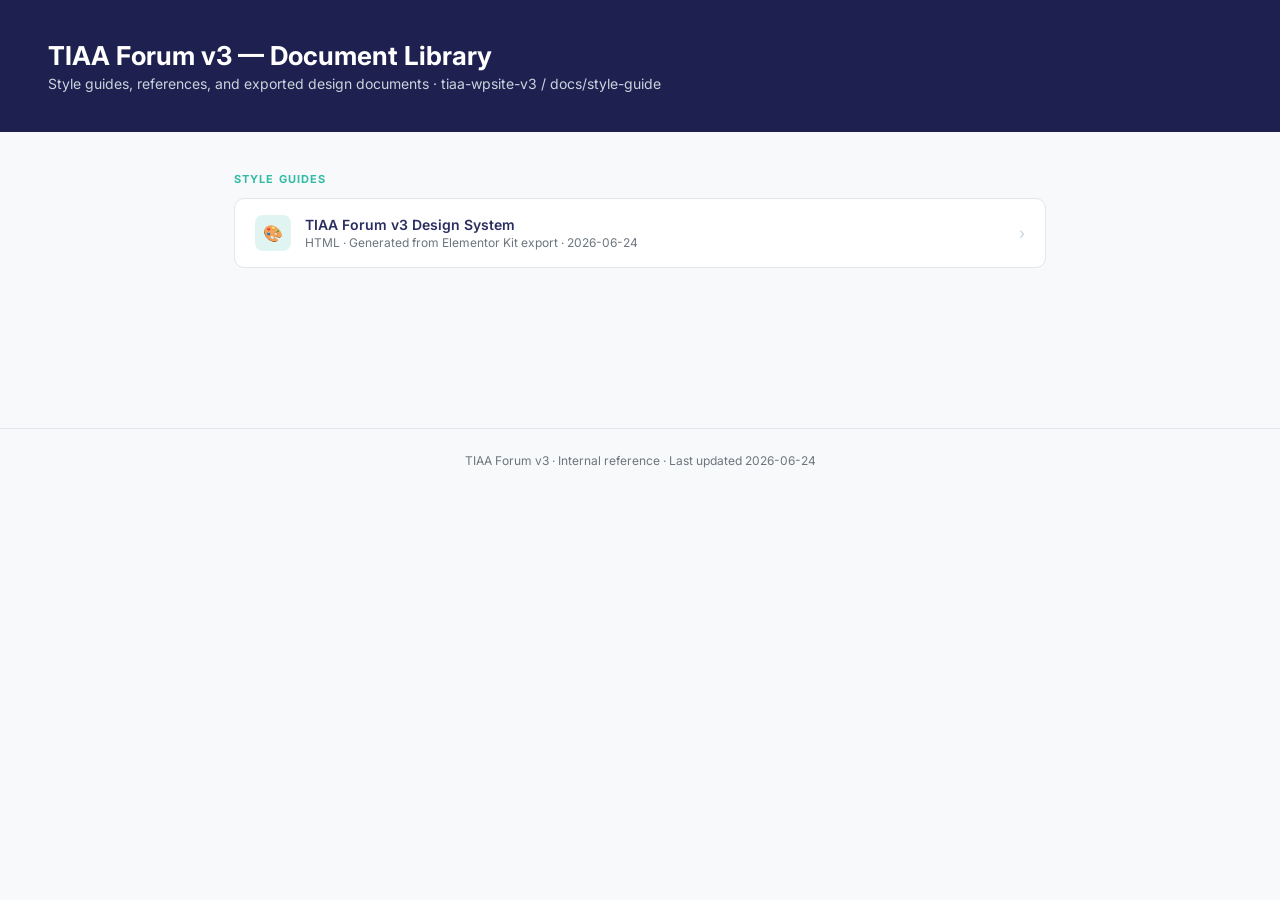
<file: docs/style-guide/index.html>
<!DOCTYPE html>
<html lang="en">
<head>
<meta charset="UTF-8">
<meta name="viewport" content="width=device-width, initial-scale=1.0">
<title>TIAA Forum v3 — Document Library</title>
<link rel="preconnect" href="https://fonts.googleapis.com">
<link href="https://fonts.googleapis.com/css2?family=Inter:wght@400;500;600;700&display=swap" rel="stylesheet">
<style>
  *, *::before, *::after { box-sizing: border-box; margin: 0; padding: 0; }
  body {
    font-family: 'Inter', sans-serif;
    background: #F8F9FA;
    color: #2B2E60;
    min-height: 100vh;
  }
  .page-header {
    background: #1E2050;
    color: white;
    padding: 40px 48px;
  }
  .page-header h1 { font-size: 26px; font-weight: 700; margin-bottom: 4px; }
  .page-header p  { font-size: 14px; color: #C8D5DC; }

  .content {
    max-width: 860px;
    margin: 40px auto;
    padding: 0 24px 80px;
  }

  .section { margin-bottom: 40px; }
  .section-title {
    font-size: 11px;
    font-weight: 700;
    letter-spacing: 0.1em;
    text-transform: uppercase;
    color: #31BBA6;
    margin-bottom: 12px;
  }

  .doc-list {
    background: white;
    border: 1px solid #E4E4ED;
    border-radius: 10px;
    overflow: hidden;
  }
  .doc-item {
    display: flex;
    align-items: center;
    justify-content: space-between;
    padding: 16px 20px;
    border-bottom: 1px solid #E4E4ED;
    text-decoration: none;
    color: inherit;
    transition: background 0.12s;
  }
  .doc-item:last-child { border-bottom: none; }
  .doc-item:hover { background: #F9FAFD; }

  .doc-icon {
    width: 36px;
    height: 36px;
    border-radius: 8px;
    display: flex;
    align-items: center;
    justify-content: center;
    font-size: 16px;
    flex-shrink: 0;
    margin-right: 14px;
  }
  .doc-icon.html    { background: #e0f5f1; }
  .doc-icon.pdf     { background: #fef3f2; }
  .doc-icon.doc     { background: #eff6ff; }
  .doc-icon.generic { background: #f5f5f5; }

  .doc-info { flex: 1; min-width: 0; }
  .doc-name {
    font-size: 14px;
    font-weight: 600;
    color: #2B2E60;
    margin-bottom: 2px;
    white-space: nowrap;
    overflow: hidden;
    text-overflow: ellipsis;
  }
  .doc-meta { font-size: 12px; color: #6C757D; }

  .doc-arrow { color: #C8D5DC; font-size: 16px; margin-left: 12px; flex-shrink: 0; }

  .doc-left { display: flex; align-items: center; flex: 1; min-width: 0; }

  .empty-state {
    padding: 32px 20px;
    text-align: center;
    color: #6C757D;
    font-size: 14px;
  }

  .page-footer {
    text-align: center;
    font-size: 12px;
    color: #6C757D;
    padding: 24px;
    border-top: 1px solid #E4E4ED;
  }
</style>
</head>
<body>

<div class="page-header">
  <h1>TIAA Forum v3 — Document Library</h1>
  <p>Style guides, references, and exported design documents · tiaa-wpsite-v3 / docs/style-guide</p>
</div>

<div class="content">

  <div class="section">
    <div class="section-title">Style Guides</div>
    <div class="doc-list">
      <a class="doc-item" href="tiaa-style-guide-2026-06-24/index.html">
        <div class="doc-left">
          <div class="doc-icon html">🎨</div>
          <div class="doc-info">
            <div class="doc-name">TIAA Forum v3 Design System</div>
            <div class="doc-meta">HTML · Generated from Elementor Kit export · 2026-06-24</div>
          </div>
        </div>
        <div class="doc-arrow">›</div>
      </a>
      <!-- ADD NEW ENTRIES ABOVE THIS LINE
           Copy the <a class="doc-item"> block above and update:
           - href: new-dated-subdirectory/index.html
           - doc-name: document title
           - doc-meta: format · description · YYYY-MM-DD
           - doc-icon class: html | pdf | doc | generic
      -->
    </div>
  </div>

  <!-- Future sections — uncomment and populate as needed

  <div class="section">
    <div class="section-title">Build Guides</div>
    <div class="doc-list">
      <div class="empty-state">No documents yet</div>
    </div>
  </div>

  <div class="section">
    <div class="section-title">Reference Documents</div>
    <div class="doc-list">
      <div class="empty-state">No documents yet</div>
    </div>
  </div>

  -->

</div>

<div class="page-footer">
  TIAA Forum v3 · Internal reference · Last updated 2026-06-24
</div>

</body>
</html>
</file>
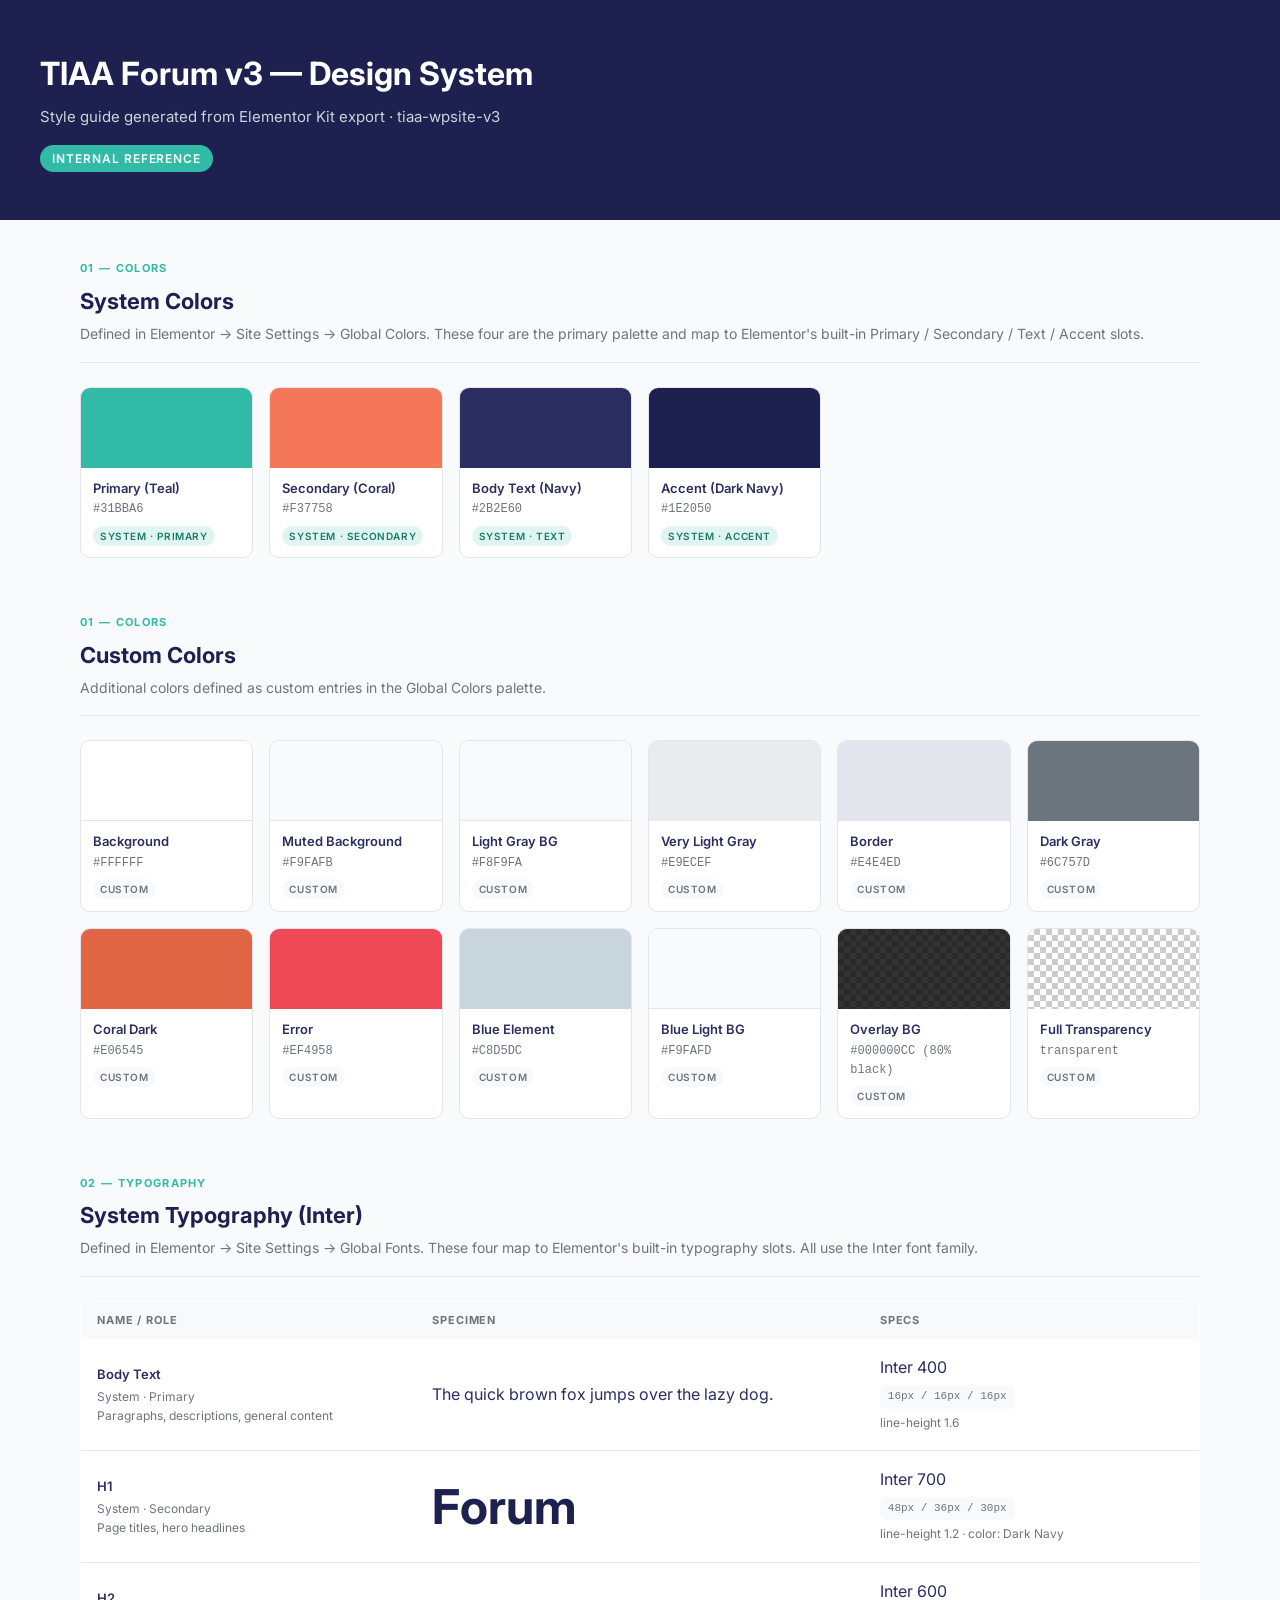
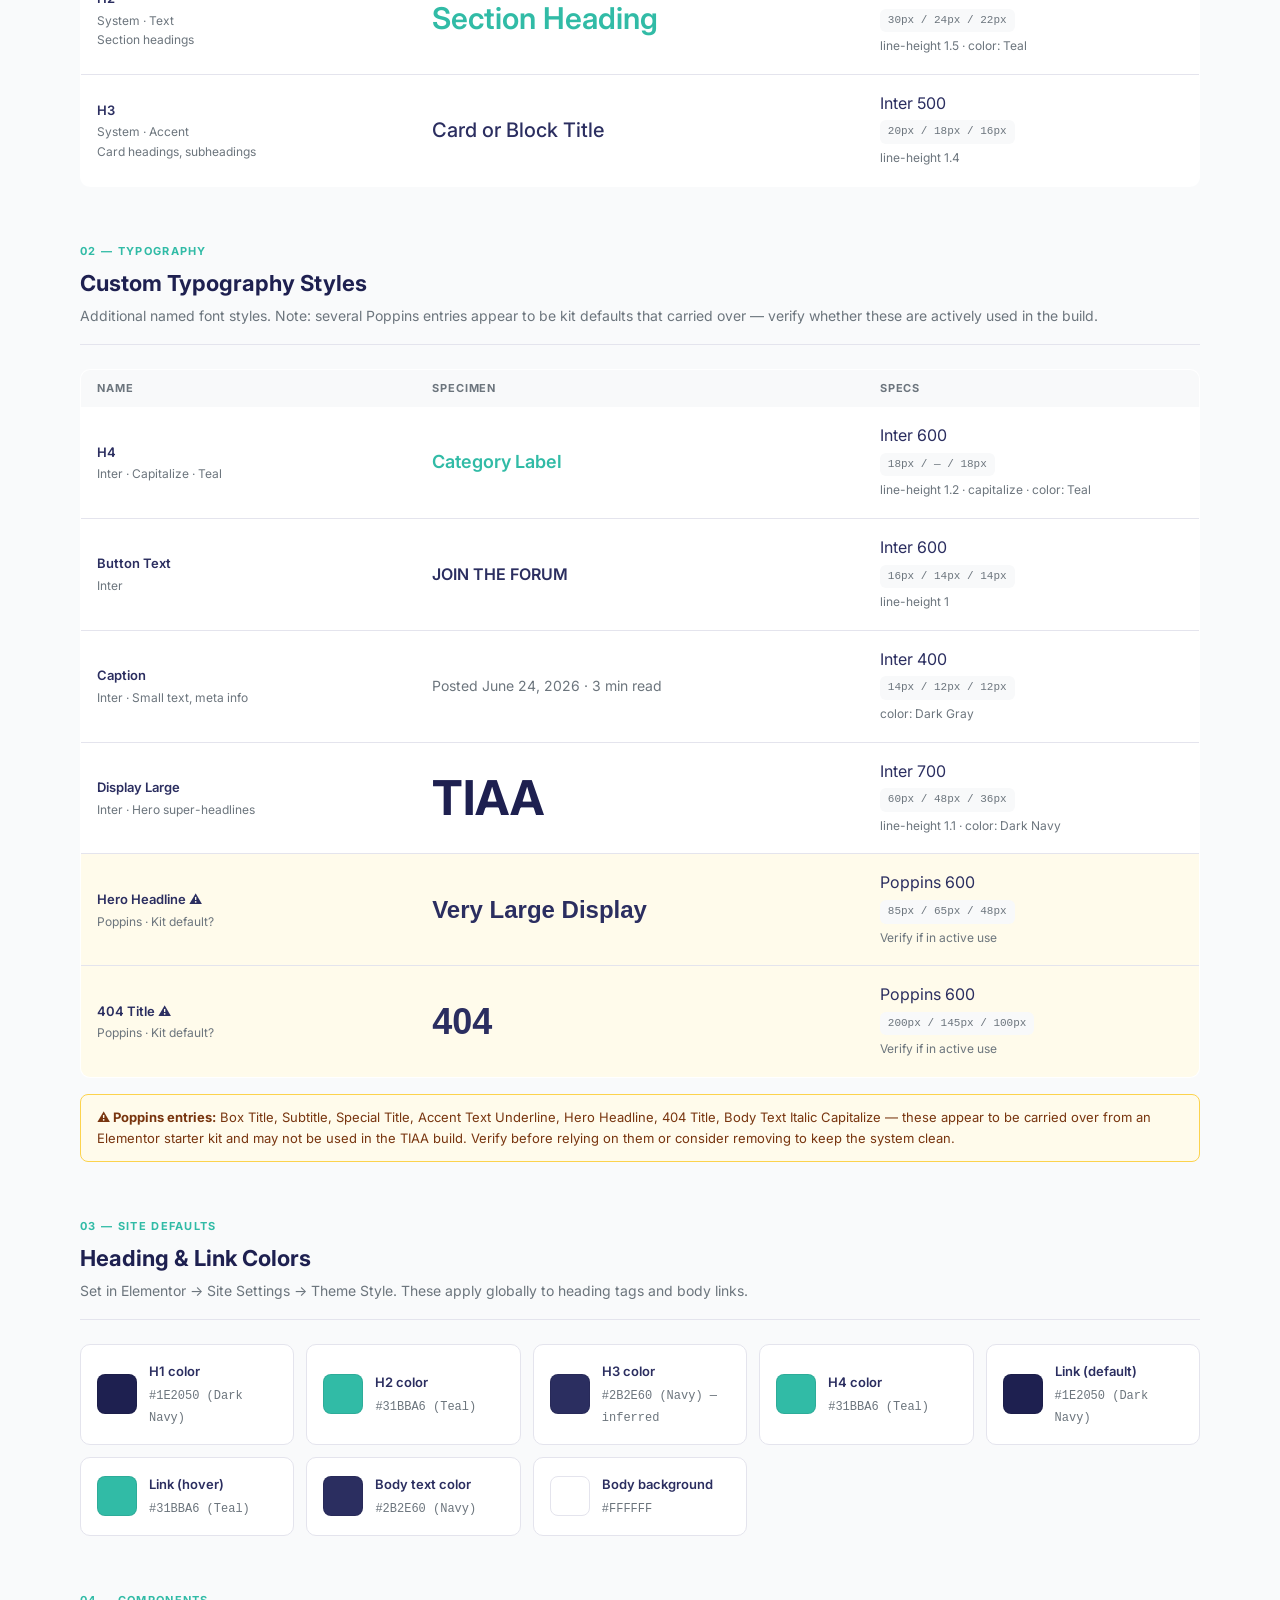
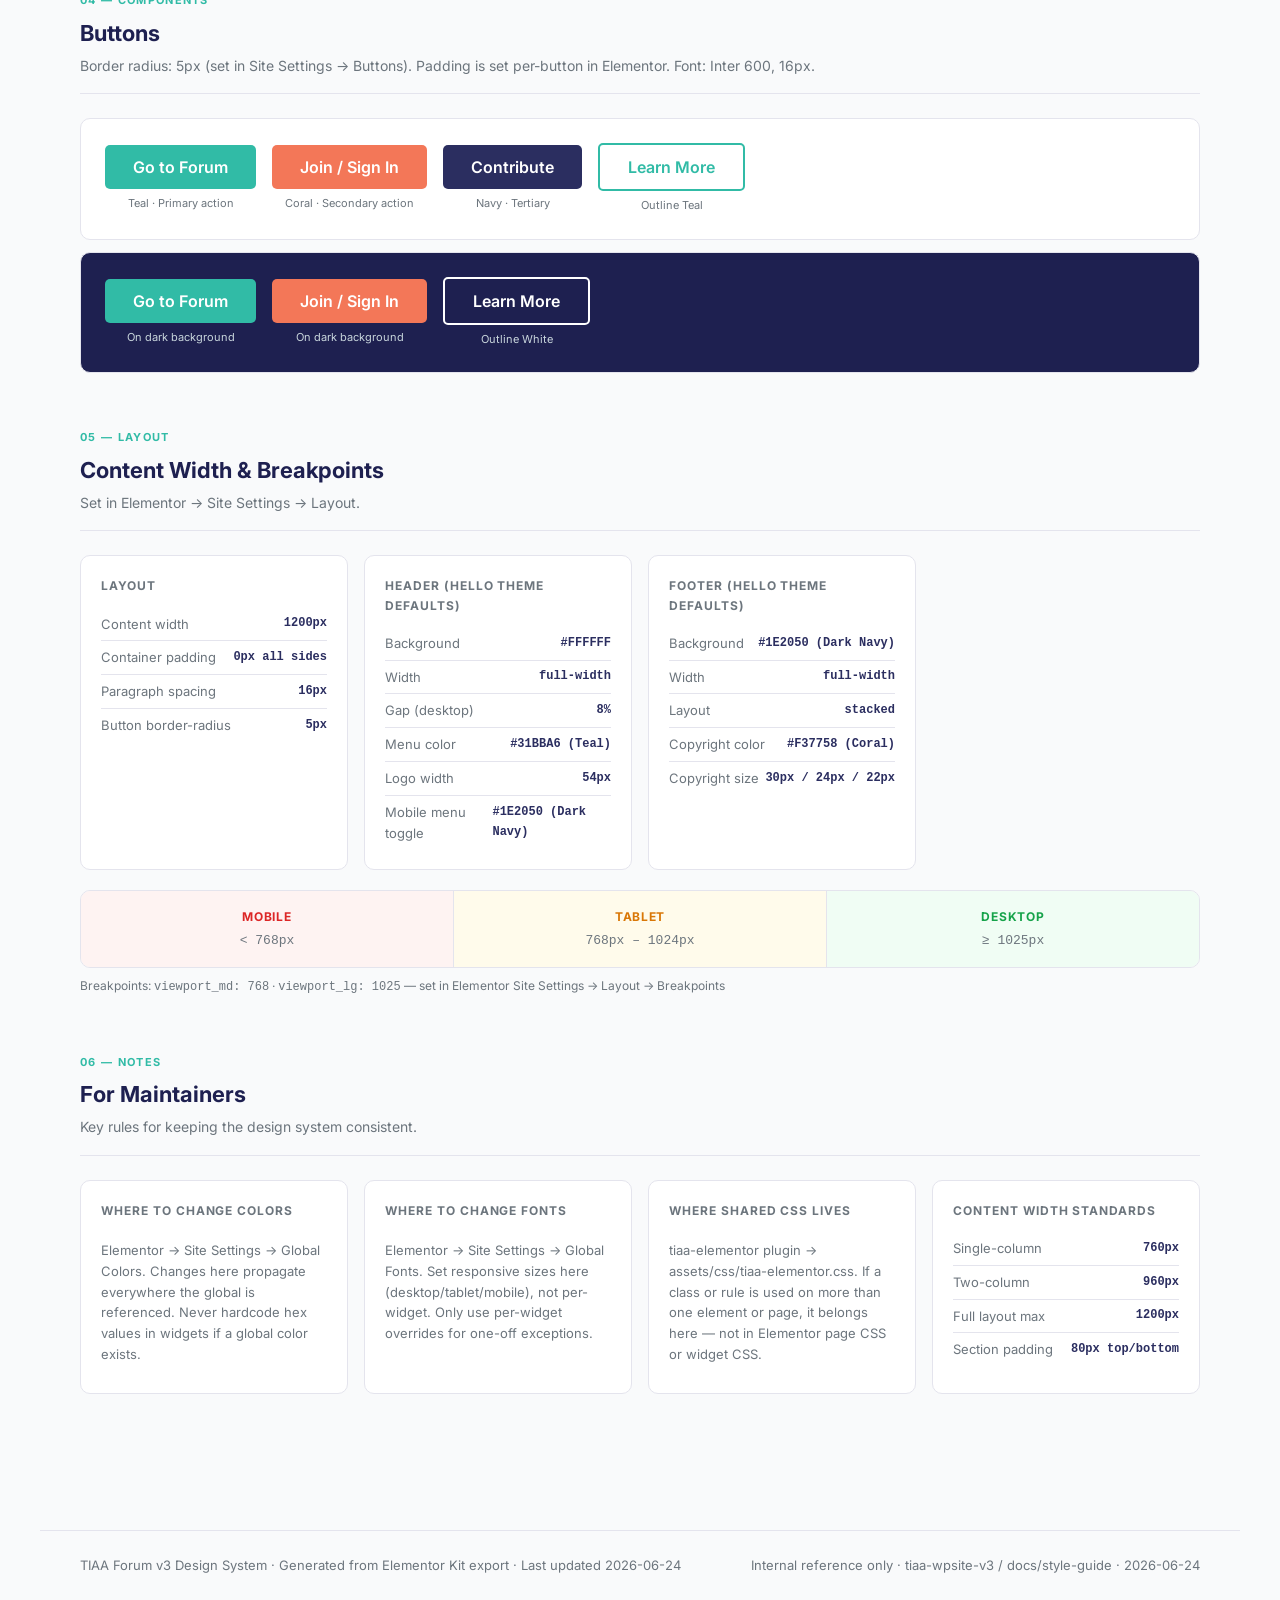
<file: docs/style-guide/tiaa-style-guide-2026-06-24/index.html>
<!DOCTYPE html>
<html lang="en">
<head>
<meta charset="UTF-8">
<meta name="viewport" content="width=device-width, initial-scale=1.0">
<title>TIAA Forum v3 — Design System Style Guide · 2026-06-24</title>
<link rel="preconnect" href="https://fonts.googleapis.com">
<link href="https://fonts.googleapis.com/css2?family=Inter:wght@300;400;500;600;700&display=swap" rel="stylesheet">
<style>
  *, *::before, *::after { box-sizing: border-box; margin: 0; padding: 0; }

  :root {
    /* System Colors */
    --color-teal:        #31BBA6;
    --color-coral:       #F37758;
    --color-navy:        #2B2E60;
    --color-dark-navy:   #1E2050;

    /* Custom Colors */
    --color-bg:          #FFFFFF;
    --color-muted-bg:    #F9FAFB;
    --color-light-gray-bg: #F8F9FA;
    --color-very-light-gray: #E9ECEF;
    --color-border:      #E4E4ED;
    --color-dark-gray:   #6C757D;
    --color-coral-dark:  #E06545;
    --color-error:       #EF4958;
    --color-blue-element: #C8D5DC;
    --color-blue-light-bg: #F9FAFD;
    --color-overlay:     #000000CC;

    /* Typography */
    --font-main: 'Inter', sans-serif;

    /* Layout */
    --content-width: 1200px;
    --page-padding: 40px;
  }

  body {
    font-family: var(--font-main);
    font-size: 16px;
    font-weight: 400;
    line-height: 1.6;
    color: var(--color-navy);
    background: var(--color-muted-bg);
  }

  /* ── Page Header ── */
  .page-header {
    background: var(--color-dark-navy);
    color: white;
    padding: 48px var(--page-padding);
  }
  .page-header-inner {
    max-width: var(--content-width);
    margin: 0 auto;
  }
  .page-header h1 {
    font-size: 32px;
    font-weight: 700;
    color: white;
    margin-bottom: 6px;
  }
  .page-header p {
    color: var(--color-blue-element);
    font-size: 15px;
  }
  .page-header .badge {
    display: inline-block;
    margin-top: 16px;
    background: var(--color-teal);
    color: white;
    font-size: 12px;
    font-weight: 600;
    letter-spacing: 0.08em;
    text-transform: uppercase;
    padding: 4px 12px;
    border-radius: 100px;
  }

  /* ── Main layout ── */
  .page-content {
    max-width: var(--content-width);
    margin: 0 auto;
    padding: 40px var(--page-padding) 80px;
  }

  /* ── Section ── */
  .section {
    margin-bottom: 56px;
  }
  .section-label {
    font-size: 11px;
    font-weight: 700;
    letter-spacing: 0.12em;
    text-transform: uppercase;
    color: var(--color-teal);
    margin-bottom: 6px;
  }
  .section-title {
    font-size: 22px;
    font-weight: 700;
    color: var(--color-dark-navy);
    margin-bottom: 4px;
  }
  .section-desc {
    font-size: 14px;
    color: var(--color-dark-gray);
    margin-bottom: 24px;
    border-bottom: 1px solid var(--color-border);
    padding-bottom: 16px;
  }

  /* ── Color Swatches ── */
  .color-grid {
    display: grid;
    grid-template-columns: repeat(auto-fill, minmax(160px, 1fr));
    gap: 16px;
  }
  .color-card {
    border-radius: 10px;
    overflow: hidden;
    border: 1px solid var(--color-border);
    background: white;
  }
  .color-swatch {
    height: 80px;
    width: 100%;
  }
  .color-swatch.checkerboard {
    background-image:
      linear-gradient(45deg, #ccc 25%, transparent 25%),
      linear-gradient(-45deg, #ccc 25%, transparent 25%),
      linear-gradient(45deg, transparent 75%, #ccc 75%),
      linear-gradient(-45deg, transparent 75%, #ccc 75%);
    background-size: 12px 12px;
    background-position: 0 0, 0 6px, 6px -6px, -6px 0px;
    position: relative;
  }
  .color-swatch.checkerboard::after {
    content: '';
    position: absolute;
    inset: 0;
    background: var(--swatch-color);
  }
  .color-meta {
    padding: 10px 12px;
  }
  .color-name {
    font-size: 13px;
    font-weight: 600;
    color: var(--color-navy);
    margin-bottom: 2px;
  }
  .color-hex {
    font-size: 12px;
    color: var(--color-dark-gray);
    font-family: 'Courier New', monospace;
  }
  .color-tag {
    display: inline-block;
    margin-top: 6px;
    font-size: 10px;
    font-weight: 600;
    letter-spacing: 0.06em;
    text-transform: uppercase;
    padding: 2px 7px;
    border-radius: 100px;
    background: var(--color-light-gray-bg);
    color: var(--color-dark-gray);
  }
  .color-tag.system { background: #e0f5f1; color: #1a7a68; }

  /* ── Typography Specimens ── */
  .type-table {
    width: 100%;
    border-collapse: collapse;
    background: white;
    border-radius: 10px;
    overflow: hidden;
    border: 1px solid var(--color-border);
  }
  .type-table th {
    background: var(--color-light-gray-bg);
    font-size: 11px;
    font-weight: 700;
    letter-spacing: 0.08em;
    text-transform: uppercase;
    color: var(--color-dark-gray);
    padding: 10px 16px;
    text-align: left;
  }
  .type-table td {
    padding: 16px;
    border-top: 1px solid var(--color-border);
    vertical-align: middle;
  }
  .type-table tr:first-child td { border-top: none; }
  .type-name { font-size: 13px; font-weight: 600; color: var(--color-navy); }
  .type-meta { font-size: 12px; color: var(--color-dark-gray); margin-top: 2px; }
  .type-responsive {
    font-size: 11px;
    color: var(--color-dark-gray);
    background: var(--color-light-gray-bg);
    padding: 3px 8px;
    border-radius: 6px;
    display: inline-block;
    margin-top: 3px;
    font-family: 'Courier New', monospace;
  }

  /* Live type specimens */
  .specimen-body    { font-family: 'Inter', sans-serif; font-size: 16px; font-weight: 400; line-height: 1.6; color: var(--color-navy); }
  .specimen-h1      { font-family: 'Inter', sans-serif; font-size: 48px; font-weight: 700; line-height: 1.2; color: var(--color-dark-navy); }
  .specimen-h2      { font-family: 'Inter', sans-serif; font-size: 30px; font-weight: 600; line-height: 1.5; color: var(--color-teal); }
  .specimen-h3      { font-family: 'Inter', sans-serif; font-size: 20px; font-weight: 500; line-height: 1.4; color: var(--color-navy); }
  .specimen-h4      { font-family: 'Inter', sans-serif; font-size: 18px; font-weight: 600; line-height: 1.2; text-transform: capitalize; color: var(--color-teal); }
  .specimen-btn     { font-family: 'Inter', sans-serif; font-size: 16px; font-weight: 600; line-height: 1; }
  .specimen-caption { font-family: 'Inter', sans-serif; font-size: 14px; font-weight: 400; color: var(--color-dark-gray); }
  .specimen-display { font-family: 'Inter', sans-serif; font-size: 60px; font-weight: 700; line-height: 1.1; color: var(--color-dark-navy); }

  /* ── Site Defaults ── */
  .defaults-grid {
    display: grid;
    grid-template-columns: repeat(auto-fill, minmax(260px, 1fr));
    gap: 16px;
  }
  .default-card {
    background: white;
    border: 1px solid var(--color-border);
    border-radius: 10px;
    padding: 20px;
  }
  .default-card h4 {
    font-size: 12px;
    font-weight: 700;
    letter-spacing: 0.08em;
    text-transform: uppercase;
    color: var(--color-dark-gray);
    margin-bottom: 12px;
  }
  .default-row {
    display: flex;
    justify-content: space-between;
    align-items: center;
    padding: 6px 0;
    border-bottom: 1px solid var(--color-border);
    font-size: 13px;
  }
  .default-row:last-child { border-bottom: none; }
  .default-label { color: var(--color-dark-gray); }
  .default-value { font-weight: 600; color: var(--color-navy); font-family: 'Courier New', monospace; font-size: 12px; }
  .color-dot {
    display: inline-block;
    width: 12px;
    height: 12px;
    border-radius: 50%;
    margin-right: 6px;
    vertical-align: middle;
    border: 1px solid rgba(0,0,0,0.1);
  }

  /* ── Buttons ── */
  .button-row {
    display: flex;
    flex-wrap: wrap;
    gap: 16px;
    align-items: center;
    padding: 24px;
    background: white;
    border: 1px solid var(--color-border);
    border-radius: 10px;
    margin-bottom: 12px;
  }
  .button-row.dark { background: var(--color-dark-navy); }
  .btn {
    font-family: 'Inter', sans-serif;
    font-size: 16px;
    font-weight: 600;
    line-height: 1;
    padding: 14px 28px;
    border-radius: 5px;
    border: none;
    cursor: pointer;
    text-decoration: none;
    display: inline-block;
    transition: opacity 0.15s;
  }
  .btn:hover { opacity: 0.88; }
  .btn-teal    { background: var(--color-teal);      color: white; }
  .btn-coral   { background: var(--color-coral);     color: white; }
  .btn-navy    { background: var(--color-navy);      color: white; }
  .btn-outline { background: transparent; color: var(--color-teal); border: 2px solid var(--color-teal); }
  .btn-outline-white { background: transparent; color: white; border: 2px solid white; }
  .btn-sm { font-size: 14px; padding: 10px 20px; }
  .btn-label { font-size: 11px; color: var(--color-dark-gray); margin-top: 6px; text-align: center; }

  /* ── Notes ── */
  .note {
    background: #fffbeb;
    border: 1px solid #fcd34d;
    border-radius: 8px;
    padding: 12px 16px;
    font-size: 13px;
    color: #78350f;
    margin-top: 16px;
  }
  .note strong { font-weight: 700; }

  /* ── Heading colors panel ── */
  .heading-colors-grid {
    display: grid;
    grid-template-columns: repeat(auto-fill, minmax(200px, 1fr));
    gap: 12px;
  }
  .heading-color-card {
    background: white;
    border: 1px solid var(--color-border);
    border-radius: 10px;
    padding: 16px;
    display: flex;
    align-items: center;
    gap: 12px;
  }
  .heading-color-swatch {
    width: 40px;
    height: 40px;
    border-radius: 8px;
    flex-shrink: 0;
    border: 1px solid rgba(0,0,0,0.08);
  }
  .heading-color-info { font-size: 13px; }
  .heading-color-info strong { display: block; color: var(--color-navy); font-weight: 600; margin-bottom: 2px; }
  .heading-color-info span { color: var(--color-dark-gray); font-family: 'Courier New', monospace; font-size: 12px; }

  /* ── Breakpoints ── */
  .breakpoint-bar {
    display: flex;
    gap: 0;
    border-radius: 10px;
    overflow: hidden;
    border: 1px solid var(--color-border);
    font-size: 13px;
  }
  .bp-segment {
    padding: 16px 20px;
    flex: 1;
    text-align: center;
  }
  .bp-segment:not(:last-child) { border-right: 1px solid var(--color-border); }
  .bp-segment.mobile { background: #fef3f2; }
  .bp-segment.tablet { background: #fffbeb; }
  .bp-segment.desktop { background: #f0fdf4; }
  .bp-name { font-weight: 700; font-size: 12px; text-transform: uppercase; letter-spacing: 0.06em; margin-bottom: 4px; }
  .bp-range { font-size: 13px; color: var(--color-dark-gray); font-family: 'Courier New', monospace; }
  .bp-mobile-name  { color: #dc2626; }
  .bp-tablet-name  { color: #d97706; }
  .bp-desktop-name { color: #16a34a; }

  /* ── Custom code note ── */
  .code-block {
    background: var(--color-dark-navy);
    color: #e2e8f0;
    padding: 16px 20px;
    border-radius: 10px;
    font-family: 'Courier New', monospace;
    font-size: 13px;
    line-height: 1.6;
    overflow-x: auto;
  }
  .code-block .comment { color: #64748b; }

  /* ── Footer ── */
  .page-footer {
    max-width: var(--content-width);
    margin: 0 auto;
    padding: 0 var(--page-padding) 40px;
    font-size: 13px;
    color: var(--color-dark-gray);
    border-top: 1px solid var(--color-border);
    padding-top: 24px;
    display: flex;
    justify-content: space-between;
    flex-wrap: wrap;
    gap: 8px;
  }
</style>
</head>
<body>

<div class="page-header">
  <div class="page-header-inner">
    <h1>TIAA Forum v3 — Design System</h1>
    <p>Style guide generated from Elementor Kit export · tiaa-wpsite-v3</p>
    <span class="badge">Internal Reference</span>
  </div>
</div>

<div class="page-content">

  <!-- ═══════════════════════════════════════════
       1. COLORS — SYSTEM
  ════════════════════════════════════════════ -->
  <div class="section">
    <div class="section-label">01 — Colors</div>
    <div class="section-title">System Colors</div>
    <p class="section-desc">Defined in Elementor → Site Settings → Global Colors. These four are the primary palette and map to Elementor's built-in Primary / Secondary / Text / Accent slots.</p>

    <div class="color-grid">
      <div class="color-card">
        <div class="color-swatch" style="background:#31BBA6;"></div>
        <div class="color-meta">
          <div class="color-name">Primary (Teal)</div>
          <div class="color-hex">#31BBA6</div>
          <span class="color-tag system">System · Primary</span>
        </div>
      </div>
      <div class="color-card">
        <div class="color-swatch" style="background:#F37758;"></div>
        <div class="color-meta">
          <div class="color-name">Secondary (Coral)</div>
          <div class="color-hex">#F37758</div>
          <span class="color-tag system">System · Secondary</span>
        </div>
      </div>
      <div class="color-card">
        <div class="color-swatch" style="background:#2B2E60;"></div>
        <div class="color-meta">
          <div class="color-name">Body Text (Navy)</div>
          <div class="color-hex">#2B2E60</div>
          <span class="color-tag system">System · Text</span>
        </div>
      </div>
      <div class="color-card">
        <div class="color-swatch" style="background:#1E2050;"></div>
        <div class="color-meta">
          <div class="color-name">Accent (Dark Navy)</div>
          <div class="color-hex">#1E2050</div>
          <span class="color-tag system">System · Accent</span>
        </div>
      </div>
    </div>
  </div>

  <!-- ═══════════════════════════════════════════
       2. COLORS — CUSTOM
  ════════════════════════════════════════════ -->
  <div class="section">
    <div class="section-label">01 — Colors</div>
    <div class="section-title">Custom Colors</div>
    <p class="section-desc">Additional colors defined as custom entries in the Global Colors palette.</p>

    <div class="color-grid">
      <div class="color-card">
        <div class="color-swatch" style="background:#FFFFFF; border-bottom:1px solid #E4E4ED;"></div>
        <div class="color-meta">
          <div class="color-name">Background</div>
          <div class="color-hex">#FFFFFF</div>
          <span class="color-tag">Custom</span>
        </div>
      </div>
      <div class="color-card">
        <div class="color-swatch" style="background:#F9FAFB; border-bottom:1px solid #E4E4ED;"></div>
        <div class="color-meta">
          <div class="color-name">Muted Background</div>
          <div class="color-hex">#F9FAFB</div>
          <span class="color-tag">Custom</span>
        </div>
      </div>
      <div class="color-card">
        <div class="color-swatch" style="background:#F8F9FA; border-bottom:1px solid #E4E4ED;"></div>
        <div class="color-meta">
          <div class="color-name">Light Gray BG</div>
          <div class="color-hex">#F8F9FA</div>
          <span class="color-tag">Custom</span>
        </div>
      </div>
      <div class="color-card">
        <div class="color-swatch" style="background:#E9ECEF;"></div>
        <div class="color-meta">
          <div class="color-name">Very Light Gray</div>
          <div class="color-hex">#E9ECEF</div>
          <span class="color-tag">Custom</span>
        </div>
      </div>
      <div class="color-card">
        <div class="color-swatch" style="background:#E4E4ED;"></div>
        <div class="color-meta">
          <div class="color-name">Border</div>
          <div class="color-hex">#E4E4ED</div>
          <span class="color-tag">Custom</span>
        </div>
      </div>
      <div class="color-card">
        <div class="color-swatch" style="background:#6C757D;"></div>
        <div class="color-meta">
          <div class="color-name">Dark Gray</div>
          <div class="color-hex">#6C757D</div>
          <span class="color-tag">Custom</span>
        </div>
      </div>
      <div class="color-card">
        <div class="color-swatch" style="background:#E06545;"></div>
        <div class="color-meta">
          <div class="color-name">Coral Dark</div>
          <div class="color-hex">#E06545</div>
          <span class="color-tag">Custom</span>
        </div>
      </div>
      <div class="color-card">
        <div class="color-swatch" style="background:#EF4958;"></div>
        <div class="color-meta">
          <div class="color-name">Error</div>
          <div class="color-hex">#EF4958</div>
          <span class="color-tag">Custom</span>
        </div>
      </div>
      <div class="color-card">
        <div class="color-swatch" style="background:#C8D5DC;"></div>
        <div class="color-meta">
          <div class="color-name">Blue Element</div>
          <div class="color-hex">#C8D5DC</div>
          <span class="color-tag">Custom</span>
        </div>
      </div>
      <div class="color-card">
        <div class="color-swatch" style="background:#F9FAFD; border-bottom:1px solid #E4E4ED;"></div>
        <div class="color-meta">
          <div class="color-name">Blue Light BG</div>
          <div class="color-hex">#F9FAFD</div>
          <span class="color-tag">Custom</span>
        </div>
      </div>
      <div class="color-card">
        <div class="color-swatch checkerboard" style="--swatch-color: #000000CC;"></div>
        <div class="color-meta">
          <div class="color-name">Overlay BG</div>
          <div class="color-hex">#000000CC (80% black)</div>
          <span class="color-tag">Custom</span>
        </div>
      </div>
      <div class="color-card">
        <div class="color-swatch checkerboard" style="--swatch-color: transparent;"></div>
        <div class="color-meta">
          <div class="color-name">Full Transparency</div>
          <div class="color-hex">transparent</div>
          <span class="color-tag">Custom</span>
        </div>
      </div>
    </div>
  </div>

  <!-- ═══════════════════════════════════════════
       3. TYPOGRAPHY
  ════════════════════════════════════════════ -->
  <div class="section">
    <div class="section-label">02 — Typography</div>
    <div class="section-title">System Typography (Inter)</div>
    <p class="section-desc">Defined in Elementor → Site Settings → Global Fonts. These four map to Elementor's built-in typography slots. All use the Inter font family.</p>

    <table class="type-table">
      <thead>
        <tr>
          <th style="width:30%">Name / Role</th>
          <th style="width:40%">Specimen</th>
          <th>Specs</th>
        </tr>
      </thead>
      <tbody>
        <tr>
          <td>
            <div class="type-name">Body Text</div>
            <div class="type-meta">System · Primary<br>Paragraphs, descriptions, general content</div>
          </td>
          <td><span class="specimen-body">The quick brown fox jumps over the lazy dog.</span></td>
          <td>
            Inter 400<br>
            <span class="type-responsive">16px / 16px / 16px</span><br>
            <span class="type-meta">line-height 1.6</span>
          </td>
        </tr>
        <tr>
          <td>
            <div class="type-name">H1</div>
            <div class="type-meta">System · Secondary<br>Page titles, hero headlines</div>
          </td>
          <td><span class="specimen-h1">Forum</span></td>
          <td>
            Inter 700<br>
            <span class="type-responsive">48px / 36px / 30px</span><br>
            <span class="type-meta">line-height 1.2 · color: Dark Navy</span>
          </td>
        </tr>
        <tr>
          <td>
            <div class="type-name">H2</div>
            <div class="type-meta">System · Text<br>Section headings</div>
          </td>
          <td><span class="specimen-h2">Section Heading</span></td>
          <td>
            Inter 600<br>
            <span class="type-responsive">30px / 24px / 22px</span><br>
            <span class="type-meta">line-height 1.5 · color: Teal</span>
          </td>
        </tr>
        <tr>
          <td>
            <div class="type-name">H3</div>
            <div class="type-meta">System · Accent<br>Card headings, subheadings</div>
          </td>
          <td><span class="specimen-h3">Card or Block Title</span></td>
          <td>
            Inter 500<br>
            <span class="type-responsive">20px / 18px / 16px</span><br>
            <span class="type-meta">line-height 1.4</span>
          </td>
        </tr>
      </tbody>
    </table>
  </div>

  <!-- ═══════════════════════════════════════════
       4. TYPOGRAPHY — CUSTOM
  ════════════════════════════════════════════ -->
  <div class="section">
    <div class="section-label">02 — Typography</div>
    <div class="section-title">Custom Typography Styles</div>
    <p class="section-desc">Additional named font styles. Note: several Poppins entries appear to be kit defaults that carried over — verify whether these are actively used in the build.</p>

    <table class="type-table">
      <thead>
        <tr>
          <th style="width:30%">Name</th>
          <th style="width:40%">Specimen</th>
          <th>Specs</th>
        </tr>
      </thead>
      <tbody>
        <tr>
          <td>
            <div class="type-name">H4</div>
            <div class="type-meta">Inter · Capitalize · Teal</div>
          </td>
          <td><span class="specimen-h4">Category Label</span></td>
          <td>
            Inter 600<br>
            <span class="type-responsive">18px / — / 18px</span><br>
            <span class="type-meta">line-height 1.2 · capitalize · color: Teal</span>
          </td>
        </tr>
        <tr>
          <td>
            <div class="type-name">Button Text</div>
            <div class="type-meta">Inter</div>
          </td>
          <td><span class="specimen-btn">JOIN THE FORUM</span></td>
          <td>
            Inter 600<br>
            <span class="type-responsive">16px / 14px / 14px</span><br>
            <span class="type-meta">line-height 1</span>
          </td>
        </tr>
        <tr>
          <td>
            <div class="type-name">Caption</div>
            <div class="type-meta">Inter · Small text, meta info</div>
          </td>
          <td><span class="specimen-caption">Posted June 24, 2026 · 3 min read</span></td>
          <td>
            Inter 400<br>
            <span class="type-responsive">14px / 12px / 12px</span><br>
            <span class="type-meta">color: Dark Gray</span>
          </td>
        </tr>
        <tr>
          <td>
            <div class="type-name">Display Large</div>
            <div class="type-meta">Inter · Hero super-headlines</div>
          </td>
          <td><span class="specimen-display" style="font-size:48px;">TIAA</span></td>
          <td>
            Inter 700<br>
            <span class="type-responsive">60px / 48px / 36px</span><br>
            <span class="type-meta">line-height 1.1 · color: Dark Navy</span>
          </td>
        </tr>
        <tr style="background:#fffbeb;">
          <td>
            <div class="type-name">Hero Headline ⚠️</div>
            <div class="type-meta">Poppins · Kit default?</div>
          </td>
          <td><span style="font-family:sans-serif;font-size:24px;font-weight:600;">Very Large Display</span></td>
          <td>
            Poppins 600<br>
            <span class="type-responsive">85px / 65px / 48px</span><br>
            <span class="type-meta">Verify if in active use</span>
          </td>
        </tr>
        <tr style="background:#fffbeb;">
          <td>
            <div class="type-name">404 Title ⚠️</div>
            <div class="type-meta">Poppins · Kit default?</div>
          </td>
          <td><span style="font-family:sans-serif;font-size:36px;font-weight:600;">404</span></td>
          <td>
            Poppins 600<br>
            <span class="type-responsive">200px / 145px / 100px</span><br>
            <span class="type-meta">Verify if in active use</span>
          </td>
        </tr>
      </tbody>
    </table>

    <div class="note">
      <strong>⚠️ Poppins entries:</strong> Box Title, Subtitle, Special Title, Accent Text Underline, Hero Headline, 404 Title, Body Text Italic Capitalize — these appear to be carried over from an Elementor starter kit and may not be used in the TIAA build. Verify before relying on them or consider removing to keep the system clean.
    </div>
  </div>

  <!-- ═══════════════════════════════════════════
       5. HEADING & LINK COLORS
  ════════════════════════════════════════════ -->
  <div class="section">
    <div class="section-label">03 — Site Defaults</div>
    <div class="section-title">Heading & Link Colors</div>
    <p class="section-desc">Set in Elementor → Site Settings → Theme Style. These apply globally to heading tags and body links.</p>

    <div class="heading-colors-grid">
      <div class="heading-color-card">
        <div class="heading-color-swatch" style="background:#1E2050;"></div>
        <div class="heading-color-info">
          <strong>H1 color</strong>
          <span>#1E2050 (Dark Navy)</span>
        </div>
      </div>
      <div class="heading-color-card">
        <div class="heading-color-swatch" style="background:#31BBA6;"></div>
        <div class="heading-color-info">
          <strong>H2 color</strong>
          <span>#31BBA6 (Teal)</span>
        </div>
      </div>
      <div class="heading-color-card">
        <div class="heading-color-swatch" style="background:#2B2E60;"></div>
        <div class="heading-color-info">
          <strong>H3 color</strong>
          <span>#2B2E60 (Navy) — inferred</span>
        </div>
      </div>
      <div class="heading-color-card">
        <div class="heading-color-swatch" style="background:#31BBA6;"></div>
        <div class="heading-color-info">
          <strong>H4 color</strong>
          <span>#31BBA6 (Teal)</span>
        </div>
      </div>
      <div class="heading-color-card">
        <div class="heading-color-swatch" style="background:#1E2050;"></div>
        <div class="heading-color-info">
          <strong>Link (default)</strong>
          <span>#1E2050 (Dark Navy)</span>
        </div>
      </div>
      <div class="heading-color-card">
        <div class="heading-color-swatch" style="background:#31BBA6;"></div>
        <div class="heading-color-info">
          <strong>Link (hover)</strong>
          <span>#31BBA6 (Teal)</span>
        </div>
      </div>
      <div class="heading-color-card">
        <div class="heading-color-swatch" style="background:#2B2E60;"></div>
        <div class="heading-color-info">
          <strong>Body text color</strong>
          <span>#2B2E60 (Navy)</span>
        </div>
      </div>
      <div class="heading-color-card">
        <div class="heading-color-swatch" style="background:#FFFFFF; border:1px solid #E4E4ED;"></div>
        <div class="heading-color-info">
          <strong>Body background</strong>
          <span>#FFFFFF</span>
        </div>
      </div>
    </div>
  </div>

  <!-- ═══════════════════════════════════════════
       6. BUTTONS
  ════════════════════════════════════════════ -->
  <div class="section">
    <div class="section-label">04 — Components</div>
    <div class="section-title">Buttons</div>
    <p class="section-desc">Border radius: 5px (set in Site Settings → Buttons). Padding is set per-button in Elementor. Font: Inter 600, 16px.</p>

    <div class="button-row">
      <div>
        <a class="btn btn-teal">Go to Forum</a>
        <div class="btn-label">Teal · Primary action</div>
      </div>
      <div>
        <a class="btn btn-coral">Join / Sign In</a>
        <div class="btn-label">Coral · Secondary action</div>
      </div>
      <div>
        <a class="btn btn-navy">Contribute</a>
        <div class="btn-label">Navy · Tertiary</div>
      </div>
      <div>
        <a class="btn btn-outline">Learn More</a>
        <div class="btn-label">Outline Teal</div>
      </div>
    </div>

    <div class="button-row dark">
      <div>
        <a class="btn btn-teal">Go to Forum</a>
        <div class="btn-label" style="color:#C8D5DC;">On dark background</div>
      </div>
      <div>
        <a class="btn btn-coral">Join / Sign In</a>
        <div class="btn-label" style="color:#C8D5DC;">On dark background</div>
      </div>
      <div>
        <a class="btn btn-outline-white">Learn More</a>
        <div class="btn-label" style="color:#C8D5DC;">Outline White</div>
      </div>
    </div>
  </div>

  <!-- ═══════════════════════════════════════════
       7. LAYOUT & BREAKPOINTS
  ════════════════════════════════════════════ -->
  <div class="section">
    <div class="section-label">05 — Layout</div>
    <div class="section-title">Content Width & Breakpoints</div>
    <p class="section-desc">Set in Elementor → Site Settings → Layout.</p>

    <div class="defaults-grid" style="margin-bottom:20px;">
      <div class="default-card">
        <h4>Layout</h4>
        <div class="default-row">
          <span class="default-label">Content width</span>
          <span class="default-value">1200px</span>
        </div>
        <div class="default-row">
          <span class="default-label">Container padding</span>
          <span class="default-value">0px all sides</span>
        </div>
        <div class="default-row">
          <span class="default-label">Paragraph spacing</span>
          <span class="default-value">16px</span>
        </div>
        <div class="default-row">
          <span class="default-label">Button border-radius</span>
          <span class="default-value">5px</span>
        </div>
      </div>
      <div class="default-card">
        <h4>Header (Hello theme defaults)</h4>
        <div class="default-row">
          <span class="default-label">Background</span>
          <span class="default-value">#FFFFFF</span>
        </div>
        <div class="default-row">
          <span class="default-label">Width</span>
          <span class="default-value">full-width</span>
        </div>
        <div class="default-row">
          <span class="default-label">Gap (desktop)</span>
          <span class="default-value">8%</span>
        </div>
        <div class="default-row">
          <span class="default-label">Menu color</span>
          <span class="default-value">#31BBA6 (Teal)</span>
        </div>
        <div class="default-row">
          <span class="default-label">Logo width</span>
          <span class="default-value">54px</span>
        </div>
        <div class="default-row">
          <span class="default-label">Mobile menu toggle</span>
          <span class="default-value">#1E2050 (Dark Navy)</span>
        </div>
      </div>
      <div class="default-card">
        <h4>Footer (Hello theme defaults)</h4>
        <div class="default-row">
          <span class="default-label">Background</span>
          <span class="default-value">#1E2050 (Dark Navy)</span>
        </div>
        <div class="default-row">
          <span class="default-label">Width</span>
          <span class="default-value">full-width</span>
        </div>
        <div class="default-row">
          <span class="default-label">Layout</span>
          <span class="default-value">stacked</span>
        </div>
        <div class="default-row">
          <span class="default-label">Copyright color</span>
          <span class="default-value">#F37758 (Coral)</span>
        </div>
        <div class="default-row">
          <span class="default-label">Copyright size</span>
          <span class="default-value">30px / 24px / 22px</span>
        </div>
      </div>
    </div>

    <div class="breakpoint-bar">
      <div class="bp-segment mobile">
        <div class="bp-name bp-mobile-name">Mobile</div>
        <div class="bp-range">&lt; 768px</div>
      </div>
      <div class="bp-segment tablet">
        <div class="bp-name bp-tablet-name">Tablet</div>
        <div class="bp-range">768px – 1024px</div>
      </div>
      <div class="bp-segment desktop">
        <div class="bp-name bp-desktop-name">Desktop</div>
        <div class="bp-range">≥ 1025px</div>
      </div>
    </div>
    <p style="font-size:12px;color:var(--color-dark-gray);margin-top:8px;">Breakpoints: <code>viewport_md: 768</code> · <code>viewport_lg: 1025</code> — set in Elementor Site Settings → Layout → Breakpoints</p>
  </div>

  <!-- ═══════════════════════════════════════════
       8. NOTES FOR MAINTAINERS
  ════════════════════════════════════════════ -->
  <div class="section">
    <div class="section-label">06 — Notes</div>
    <div class="section-title">For Maintainers</div>
    <p class="section-desc">Key rules for keeping the design system consistent.</p>

    <div class="defaults-grid">
      <div class="default-card">
        <h4>Where to change colors</h4>
        <div class="default-row" style="display:block;padding:8px 0;">
          <span class="default-label">Elementor → Site Settings → Global Colors. Changes here propagate everywhere the global is referenced. Never hardcode hex values in widgets if a global color exists.</span>
        </div>
      </div>
      <div class="default-card">
        <h4>Where to change fonts</h4>
        <div class="default-row" style="display:block;padding:8px 0;">
          <span class="default-label">Elementor → Site Settings → Global Fonts. Set responsive sizes here (desktop/tablet/mobile), not per-widget. Only use per-widget overrides for one-off exceptions.</span>
        </div>
      </div>
      <div class="default-card">
        <h4>Where shared CSS lives</h4>
        <div class="default-row" style="display:block;padding:8px 0;">
          <span class="default-label">tiaa-elementor plugin → assets/css/tiaa-elementor.css. If a class or rule is used on more than one element or page, it belongs here — not in Elementor page CSS or widget CSS.</span>
        </div>
      </div>
      <div class="default-card">
        <h4>Content width standards</h4>
        <div class="default-row">
          <span class="default-label">Single-column</span>
          <span class="default-value">760px</span>
        </div>
        <div class="default-row">
          <span class="default-label">Two-column</span>
          <span class="default-value">960px</span>
        </div>
        <div class="default-row">
          <span class="default-label">Full layout max</span>
          <span class="default-value">1200px</span>
        </div>
        <div class="default-row">
          <span class="default-label">Section padding</span>
          <span class="default-value">80px top/bottom</span>
        </div>
      </div>
    </div>
  </div>

</div><!-- /page-content -->

<div class="page-footer">
  <span>TIAA Forum v3 Design System · Generated from Elementor Kit export · Last updated 2026-06-24</span>
  <span>Internal reference only · tiaa-wpsite-v3 / docs/style-guide · 2026-06-24</span>
</div>

</body>
</html>
</file>
